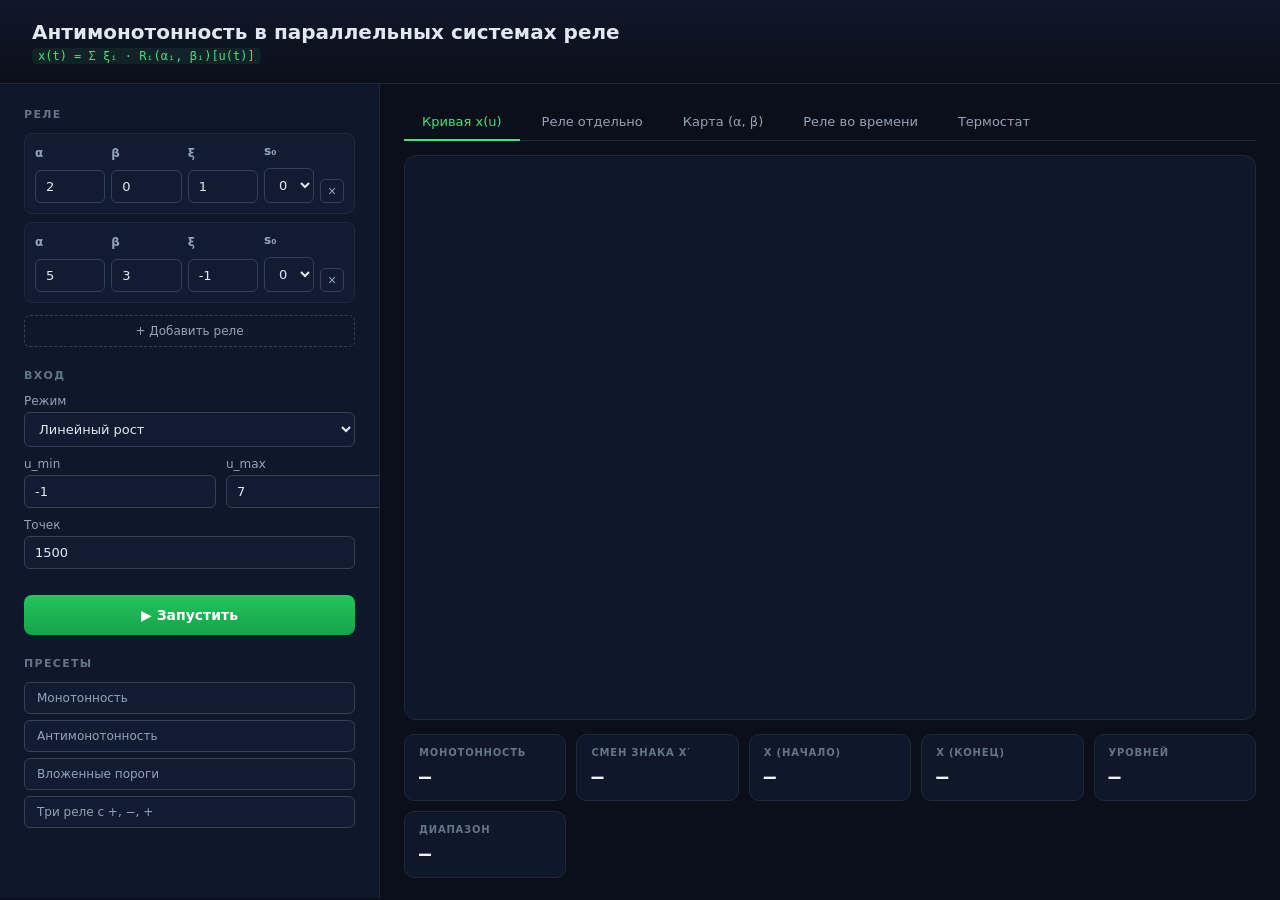
<file: Гистерезис/templates/index.html>
<!DOCTYPE html>
<html lang="ru">
<head>
    <meta charset="UTF-8">
    <title>Антимонотонность реле</title>
    <link rel="stylesheet" href="/static/style.css">
    <script src="https://cdn.plot.ly/plotly-2.27.0.min.js"></script>
</head>
<body>
    <header>
        <h1>Антимонотонность в параллельных системах реле</h1>
        <p><code>x(t) = Σ ξᵢ · Rᵢ(αᵢ, βᵢ)[u(t)]</code></p>
    </header>
    <div class="layout">
        <aside class="panel">
            <h2>Реле</h2>
            <div id="relays"></div>
            <button id="add" class="btn-secondary">+ Добавить реле</button>

            <h2>Вход</h2>
            <label>Режим
                <select id="mode">
                    <option value="ramp">Линейный рост</option>
                    <option value="sweep">Туда-обратно</option>
                    <option value="sine">Синусоида</option>
                    <option value="triangle">Треугольник</option>
                </select>
            </label>
            <div class="grid-2">
                <label>u_min <input type="number" id="umin" value="-1" step="0.5"></label>
                <label>u_max <input type="number" id="umax" value="7" step="0.5"></label>
            </div>
            <label>Точек <input type="number" id="npts" value="1500" step="100" min="50"></label>
            <div id="per-par" style="display:none">
                <div class="grid-2">
                    <label>Амплитуда <input type="number" id="amp" value="3" step="0.5"></label>
                    <label>Смещение <input type="number" id="off" value="3" step="0.5"></label>
                </div>
                <label>Периодов <input type="number" id="per" value="3" step="1" min="1"></label>
            </div>

            <button id="run" class="btn-primary">▶ Запустить</button>

            <h2>Пресеты</h2>
            <button class="preset" data-p="monotone">Монотонность</button>
            <button class="preset" data-p="antimonotone">Антимонотонность</button>
            <button class="preset" data-p="overlap">Вложенные пороги</button>
            <button class="preset" data-p="three">Три реле с +, −, +</button>
        </aside>

        <main class="content">
            <div id="err" class="error" style="display:none"></div>

            <div class="tabs">
                <button class="tab active" data-tab="curve">Кривая x(u)</button>
                <button class="tab" data-tab="relays">Реле отдельно</button>
                <button class="tab" data-tab="map">Карта (α, β)</button>
                <button class="tab" data-tab="time">Реле во времени</button>
                <button class="tab" data-tab="thermo">Термостат</button>
            </div>

            <!-- Вкладка: кривая -->
            <div id="tab-curve" class="tab-panel">
                <div id="chart"></div>
            </div>

            <!-- Вкладка: реле отдельно -->
            <div id="tab-relays" class="tab-panel" style="display:none">
                <div id="chart-relays"></div>
            </div>

            <!-- Вкладка: карта (α, β) -->
            <div id="tab-map" class="tab-panel" style="display:none">
                <div class="ctrl-grid">
                    <label>u (фиксированный)
                        <input type="number" id="map-u" value="2.5" step="0.5">
                    </label>
                    <label>Начальное состояние
                        <select id="map-state">
                            <option value="0">0 (выключено)</option>
                            <option value="1">1 (включено)</option>
                        </select>
                    </label>
                    <label>Вес ξ
                        <input type="number" id="map-xi" value="1.0" step="0.5">
                    </label>
                    <label>Сетка
                        <input type="number" id="map-grid" value="120" step="10" min="20" max="250">
                    </label>
                    <label>α_min <input type="number" id="map-amin" value="-1" step="0.5"></label>
                    <label>α_max <input type="number" id="map-amax" value="8" step="0.5"></label>
                    <label>β_min <input type="number" id="map-bmin" value="-1" step="0.5"></label>
                    <label>β_max <input type="number" id="map-bmax" value="8" step="0.5"></label>
                    <button id="map-run" class="btn-primary">↻ Построить карту</button>
                </div>
                <div id="chart-map"></div>
            </div>

            <!-- Вкладка: реле во времени -->
            <div id="tab-time" class="tab-panel" style="display:none">
                <div class="ctrl-grid">
                    <label>α (верхний порог)
                        <input type="number" id="rt-alpha" value="2" step="0.5">
                    </label>
                    <label>β (нижний порог)
                        <input type="number" id="rt-beta" value="-2" step="0.5">
                    </label>
                    <label>Начальное состояние
                        <select id="rt-state">
                            <option value="0">0</option>
                            <option value="1">1</option>
                        </select>
                    </label>
                    <label>Форма входа
                        <select id="rt-mode">
                            <option value="sine">Синусоида</option>
                            <option value="square">Меандр</option>
                            <option value="triangle">Треугольник</option>
                            <option value="ramp">Линейный рост</option>
                            <option value="damped">Затухающая синусоида</option>
                        </select>
                    </label>
                    <label>Амплитуда
                        <input type="number" id="rt-amp" value="5" step="0.5">
                    </label>
                    <label>Смещение
                        <input type="number" id="rt-off" value="1" step="0.5">
                    </label>
                    <label>Периодов
                        <input type="number" id="rt-per" value="3" step="0.5">
                    </label>
                    <label>Длительность t_end
                        <input type="number" id="rt-tend" value="20" step="1">
                    </label>
                    <label>Точек
                        <input type="number" id="rt-npts" value="2000" step="100" min="100">
                    </label>
                    <button id="rt-run" class="btn-primary">▶ Запустить</button>
                </div>
                <div id="chart-time"></div>
            </div>

            <!-- Вкладка: термостат -->
            <div id="tab-thermo" class="tab-panel" style="display:none">
                <div class="ctrl-grid">
                    <label>T_env (°C) <input type="number" id="th-env" value="5" step="0.5"></label>
                    <label>T_init (°C) <input type="number" id="th-init" value="18" step="0.5"></label>
                    <label>P (°C/сек) <input type="number" id="th-p" value="0.5" step="0.1"></label>
                    <label>λ (теплоотдача) <input type="number" id="th-lam" value="0.02" step="0.005"></label>
                    <label>T_low <input type="number" id="th-low" value="20" step="0.5"></label>
                    <label>T_high <input type="number" id="th-high" value="22" step="0.5"></label>
                    <label>T_set (без гистерезиса) <input type="number" id="th-set" value="21" step="0.5"></label>
                    <label>dt <input type="number" id="th-dt" value="0.1" step="0.05" min="0.01"></label>
                    <label>t_end <input type="number" id="th-tend" value="200" step="10" min="10"></label>
                    <button id="th-run" class="btn-primary">▶ Запустить</button>
                </div>
                <div id="chart-thermo"></div>
            </div>

            <!-- Статистика (для первой вкладки) -->
            <div class="stats">
                <div class="card"><span>Монотонность</span><b id="s1">—</b></div>
                <div class="card"><span>Смен знака x′</span><b id="s2">—</b></div>
                <div class="card"><span>x (начало)</span><b id="s3">—</b></div>
                <div class="card"><span>x (конец)</span><b id="s4">—</b></div>
                <div class="card"><span>Уровней</span><b id="s5">—</b></div>
                <div class="card"><span>Диапазон</span><b id="s6">—</b></div>
            </div>
        </main>
    </div>
    <script src="/static/script.js"></script>
</body>
</html>
</file>
<file: static/style.css>
* { box-sizing: border-box; margin: 0; padding: 0; }
:root {
    --bg: #0a0f1a; --panel: #0f172a; --card: #111c33;
    --border: #1e293b; --hi: #334155;
    --text: #e2e8f0; --dim: #94a3b8; --mute: #64748b;
    --accent: #4ade80; --danger: #f87171; --warn: #fbbf24;
}
body { font-family: system-ui, -apple-system, sans-serif; background: var(--bg); color: var(--text); min-height: 100vh; }
header { padding: 20px 32px; border-bottom: 1px solid var(--border); background: linear-gradient(180deg, #0f172a, #0a0f1a); }
header h1 { font-size: 20px; margin-bottom: 4px; font-weight: 600; }
header p { font-size: 13px; color: var(--dim); }
header code { font-family: 'JetBrains Mono', monospace; background: rgba(74,222,128,.08); color: var(--accent); padding: 1px 6px; border-radius: 4px; font-size: 12px; }

.layout { display: grid; grid-template-columns: 380px 1fr; height: calc(100vh - 86px); }
.panel { padding: 24px; background: var(--panel); border-right: 1px solid var(--border); overflow-y: auto; }
.panel h2 { font-size: 11px; text-transform: uppercase; letter-spacing: .12em; color: var(--mute); margin: 22px 0 12px; font-weight: 700; }
.panel h2:first-child { margin-top: 0; }

.relay-row { display: grid; grid-template-columns: 1fr 1fr 1fr 50px auto; gap: 6px; padding: 10px; background: var(--card); border: 1px solid var(--border); border-radius: 8px; margin-bottom: 8px; align-items: end; }
.relay-row:hover { border-color: var(--hi); }
.relay-row label { font-size: 10px; color: var(--mute); margin-bottom: 4px; display: block; font-weight: 600; }
.relay-row input, .relay-row select { width: 100%; padding: 5px 6px; background: var(--panel); border: 1px solid var(--hi); border-radius: 5px; color: var(--text); font-size: 11px; font-family: 'JetBrains Mono', monospace; outline: none; }
.relay-row input:focus, .relay-row select:focus { border-color: var(--accent); }

.rm { width: 24px; height: 24px; background: transparent; border: 1px solid var(--hi); border-radius: 5px; color: var(--dim); cursor: pointer; font-size: 14px; padding: 0; }
.rm:hover { background: rgba(220,38,38,.15); border-color: #dc2626; color: var(--danger); }

.panel label { display: flex; flex-direction: column; font-size: 12px; color: var(--dim); margin-bottom: 10px; gap: 4px; }
.panel select, .panel input[type=number], .panel input[type=text] { padding: 8px 10px; background: var(--card); border: 1px solid var(--hi); border-radius: 6px; color: var(--text); font-size: 13px; font-family: inherit; outline: none; }
.panel select:focus, .panel input:focus { border-color: var(--accent); }
.grid-2 { display: grid; grid-template-columns: 1fr 1fr; gap: 10px; }

.btn-primary { width: 100%; padding: 12px; background: linear-gradient(180deg, #22c55e, #16a34a); border: none; border-radius: 8px; color: white; font-size: 14px; font-weight: 600; cursor: pointer; margin-top: 16px; font-family: inherit; }
.btn-primary:hover { background: linear-gradient(180deg, #16a34a, #15803d); }
.btn-primary:disabled { opacity: .6; cursor: wait; }
.btn-secondary { width: 100%; padding: 8px; background: transparent; border: 1px dashed var(--hi); border-radius: 6px; color: var(--dim); cursor: pointer; font-size: 12px; margin-top: 4px; font-family: inherit; }
.btn-secondary:hover { border-color: var(--accent); color: var(--accent); }
.preset { width: 100%; padding: 8px 12px; background: var(--card); border: 1px solid var(--hi); border-radius: 6px; color: var(--dim); cursor: pointer; font-size: 12px; margin-bottom: 6px; text-align: left; font-family: inherit; }
.preset:hover { border-color: var(--accent); color: var(--accent); }

.tabs { display: flex; gap: 4px; border-bottom: 1px solid var(--border); flex-wrap: wrap; }
.tab { padding: 10px 18px; background: transparent; border: none; border-bottom: 2px solid transparent; color: var(--dim); font-size: 13px; font-weight: 500; cursor: pointer; font-family: inherit; margin-bottom: -1px; }
.tab:hover { color: var(--text); }
.tab.active { color: var(--accent); border-bottom-color: var(--accent); }
.tab-panel { display: flex; flex-direction: column; gap: 12px; flex: 1; }

.ctrl-grid { display: grid; grid-template-columns: repeat(auto-fit, minmax(150px, 1fr)); gap: 10px; padding: 14px; background: var(--panel); border: 1px solid var(--border); border-radius: 10px; }
.ctrl-grid label { font-size: 11px; color: var(--mute); display: flex; flex-direction: column; gap: 3px; margin: 0; }
.ctrl-grid input, .ctrl-grid select { padding: 6px 8px; background: var(--card); border: 1px solid var(--hi); border-radius: 5px; color: var(--text); font-size: 12px; font-family: 'JetBrains Mono', monospace; outline: none; }
.ctrl-grid input:focus, .ctrl-grid select:focus { border-color: var(--accent); }
.ctrl-grid .btn-primary { grid-column: 1 / -1; margin-top: 0; padding: 8px; font-size: 13px; }

.content { padding: 20px 24px; overflow-y: auto; display: flex; flex-direction: column; gap: 14px; }
#chart, #chart-relays, #chart-map, #chart-time, #chart-thermo, #chart-custom {
    flex: 1; min-height: 380px;
    background: var(--panel); border: 1px solid var(--border);
    border-radius: 12px; overflow: hidden;
}
#chart-thermo { min-height: 520px; }
#chart-custom { min-height: 420px; }

.stats { display: grid; grid-template-columns: repeat(auto-fit, minmax(140px, 1fr)); gap: 10px; }
.card { padding: 12px 14px; background: var(--panel); border: 1px solid var(--border); border-radius: 10px; display: flex; flex-direction: column; gap: 6px; }
.card span { font-size: 10px; text-transform: uppercase; letter-spacing: .08em; color: var(--mute); font-weight: 700; }
.card b { font-size: 20px; font-family: 'JetBrains Mono', monospace; color: #f1f5f9; }
.card b.good { color: var(--accent); }
.card b.bad { color: var(--danger); }
.card b.warn { color: var(--warn); }
.error { padding: 12px 16px; background: rgba(220,38,38,.12); border: 1px solid #dc2626; border-radius: 8px; color: #fca5a5; font-size: 13px; }

.panel::-webkit-scrollbar, .content::-webkit-scrollbar { width: 8px; }
.panel::-webkit-scrollbar-thumb, .content::-webkit-scrollbar-thumb { background: var(--hi); border-radius: 4px; }

/* ============================================================
   КАСТОМНЫЙ ГИСТЕРЕЗИС
   ============================================================ */
.expr-grid {
    display: grid;
    grid-template-columns: 1fr 1fr;
    gap: 14px;
    padding: 16px;
    background: var(--panel);
    border: 1px solid var(--border);
    border-radius: 10px;
}
.expr-grid.expr-1 { grid-template-columns: 1fr; }

.expr-grid label { display: flex; flex-direction: column; gap: 6px; margin: 0; }
.expr-grid label span { font-size: 12px; color: var(--dim); font-weight: 600; }
.expr-grid input[type="text"] {
    padding: 10px 12px;
    background: var(--card);
    border: 1px solid var(--hi);
    border-radius: 6px;
    color: var(--accent);
    font-size: 14px;
    font-family: 'JetBrains Mono', 'Fira Code', monospace;
    outline: none;
    transition: border-color .15s, box-shadow .15s;
}
.expr-grid input[type="text"]:focus {
    border-color: var(--accent);
    box-shadow: 0 0 0 3px rgba(74, 222, 128, .12);
}
.expr-grid input[type="text"]::placeholder {
    color: var(--mute);
    font-style: italic;
}

/* ============================================================
   КОТ-ПОМОЩНИК — ФИКСИРОВАННЫЙ, ВСЕГДА ВИДЕН
   ============================================================ */
.cat-helper {
    position: fixed;
    bottom: 20px;
    right: 20px;
    z-index: 1000;
    display: flex;
    flex-direction: column;
    align-items: flex-end;
    gap: 6px;
    pointer-events: none;
    max-width: 280px;
}

.cat-bubble {
    background: #fbbf24;
    color: #0f172a;
    padding: 12px 14px;
    border-radius: 12px;
    font-size: 12.5px;
    line-height: 1.45;
    position: relative;
    font-weight: 500;
    text-align: left;
    box-shadow: 0 8px 24px rgba(0,0,0,.5);
    pointer-events: auto;
    transition: opacity .25s, transform .25s;
    animation: cat-bubble-in .35s ease;
    border: 2px solid #f59e0b;
}
.cat-bubble::before {
    content: '🐾';
    position: absolute;
    top: -12px;
    right: 12px;
    font-size: 16px;
    filter: drop-shadow(0 1px 2px rgba(0,0,0,.2));
}
.cat-bubble::after {
    content: '';
    position: absolute;
    bottom: -9px;
    right: 34px;
    width: 0; height: 0;
    border-left: 9px solid transparent;
    border-right: 9px solid transparent;
    border-top: 9px solid #fbbf24;
}

@keyframes cat-bubble-in {
    from { opacity: 0; transform: translateY(6px); }
    to   { opacity: 1; transform: translateY(0); }
}

.cat-bubble.bump {
    animation: cat-bump .35s ease;
}
@keyframes cat-bump {
    0%   { transform: scale(1); }
    40%  { transform: scale(1.05); }
    100% { transform: scale(1); }
}

.cat-svg {
    width: 110px;
    height: 130px;
    filter: drop-shadow(0 6px 12px rgba(0,0,0,.5));
    pointer-events: auto;
    transition: transform .25s;
}
.cat-helper.cat-active .cat-svg {
    transform: translateY(-4px) scale(1.03);
}

/* Пульсирующая точка рядом с котом, когда поле в фокусе */
.cat-helper.cat-active::before {
    content: '';
    position: absolute;
    top: 12px;
    left: -4px;
    width: 10px; height: 10px;
    background: var(--accent);
    border-radius: 50%;
    box-shadow: 0 0 0 0 rgba(74,222,128,.7);
    animation: cat-pulse 1.4s infinite;
}
@keyframes cat-pulse {
    0%   { box-shadow: 0 0 0 0 rgba(74,222,128,.7); }
    70%  { box-shadow: 0 0 0 10px rgba(74,222,128,0); }
    100% { box-shadow: 0 0 0 0 rgba(74,222,128,0); }
}

@media (max-width: 900px) {
    .cat-helper { max-width: 180px; bottom: 12px; right: 12px; }
    .cat-svg { width: 80px; height: 100px; }
    .cat-bubble { font-size: 11px; padding: 8px 10px; }
    .expr-grid { grid-template-columns: 1fr; }
}
</file>
